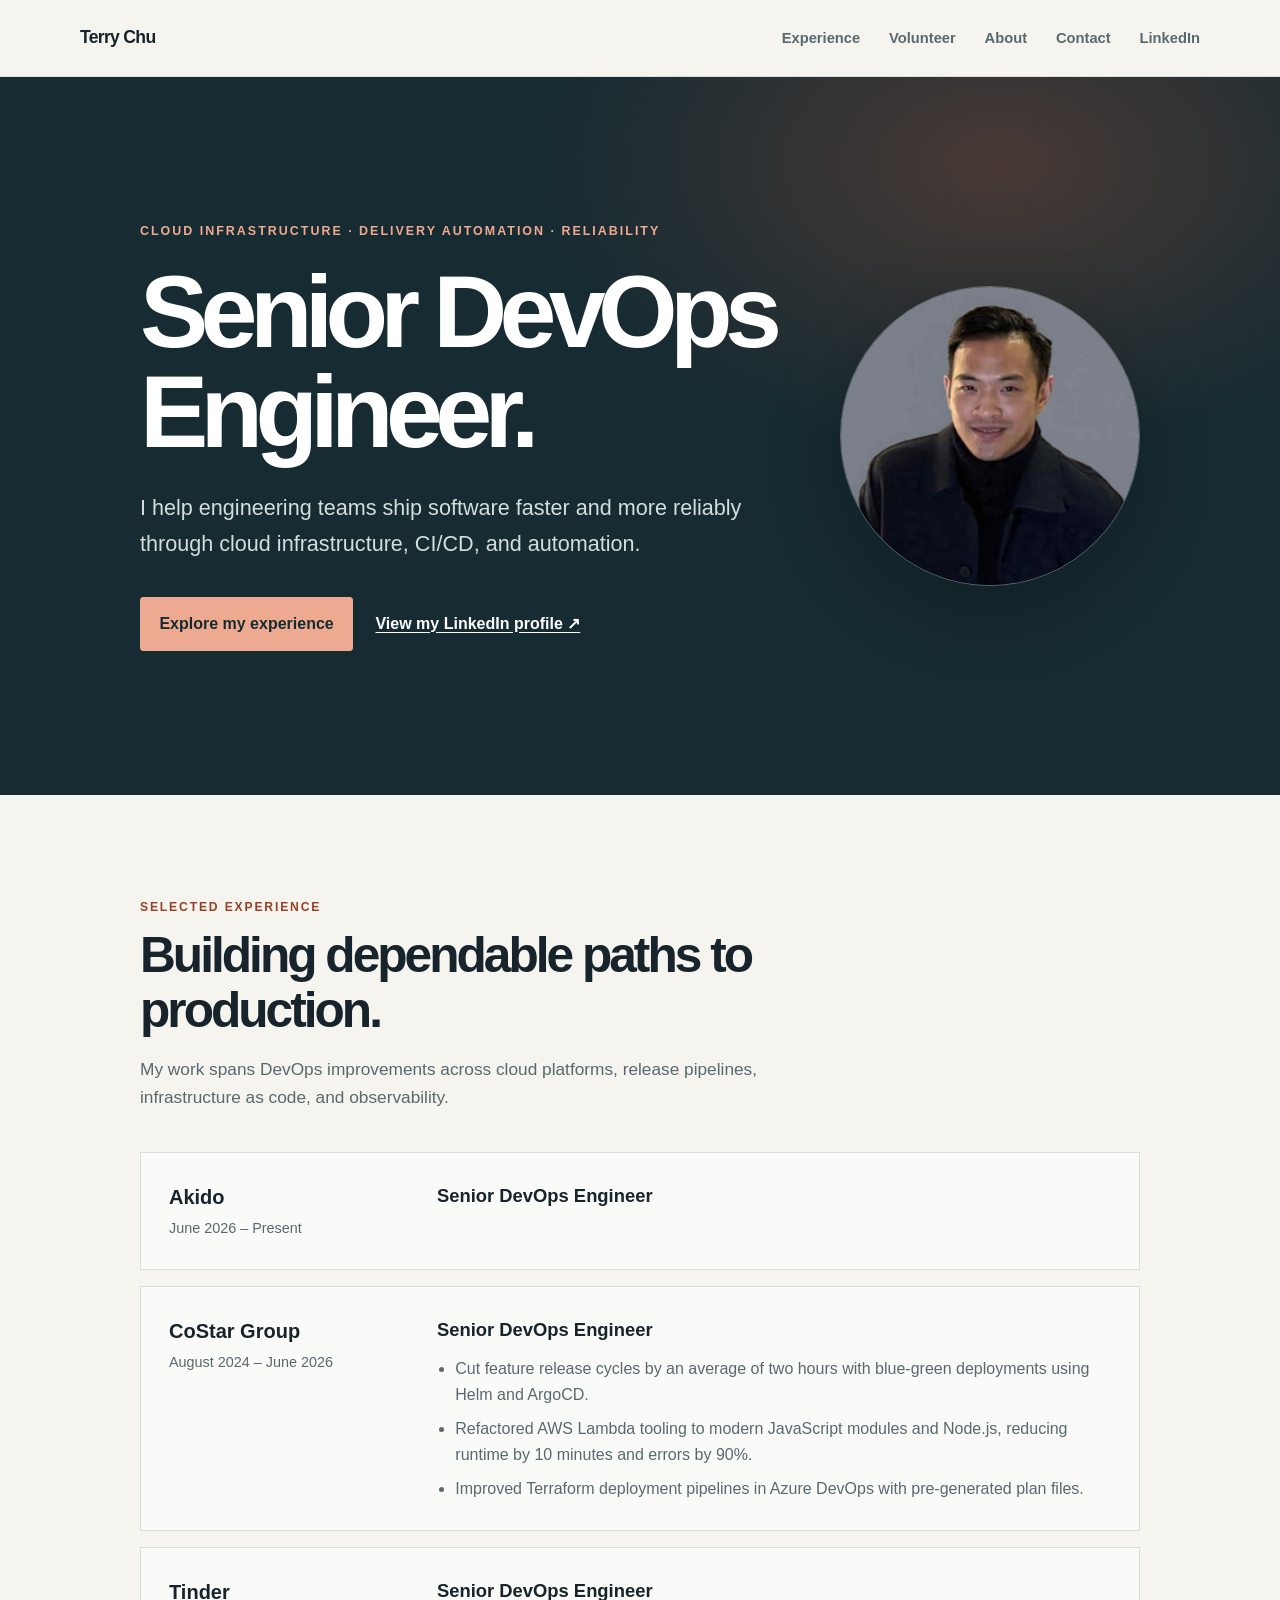
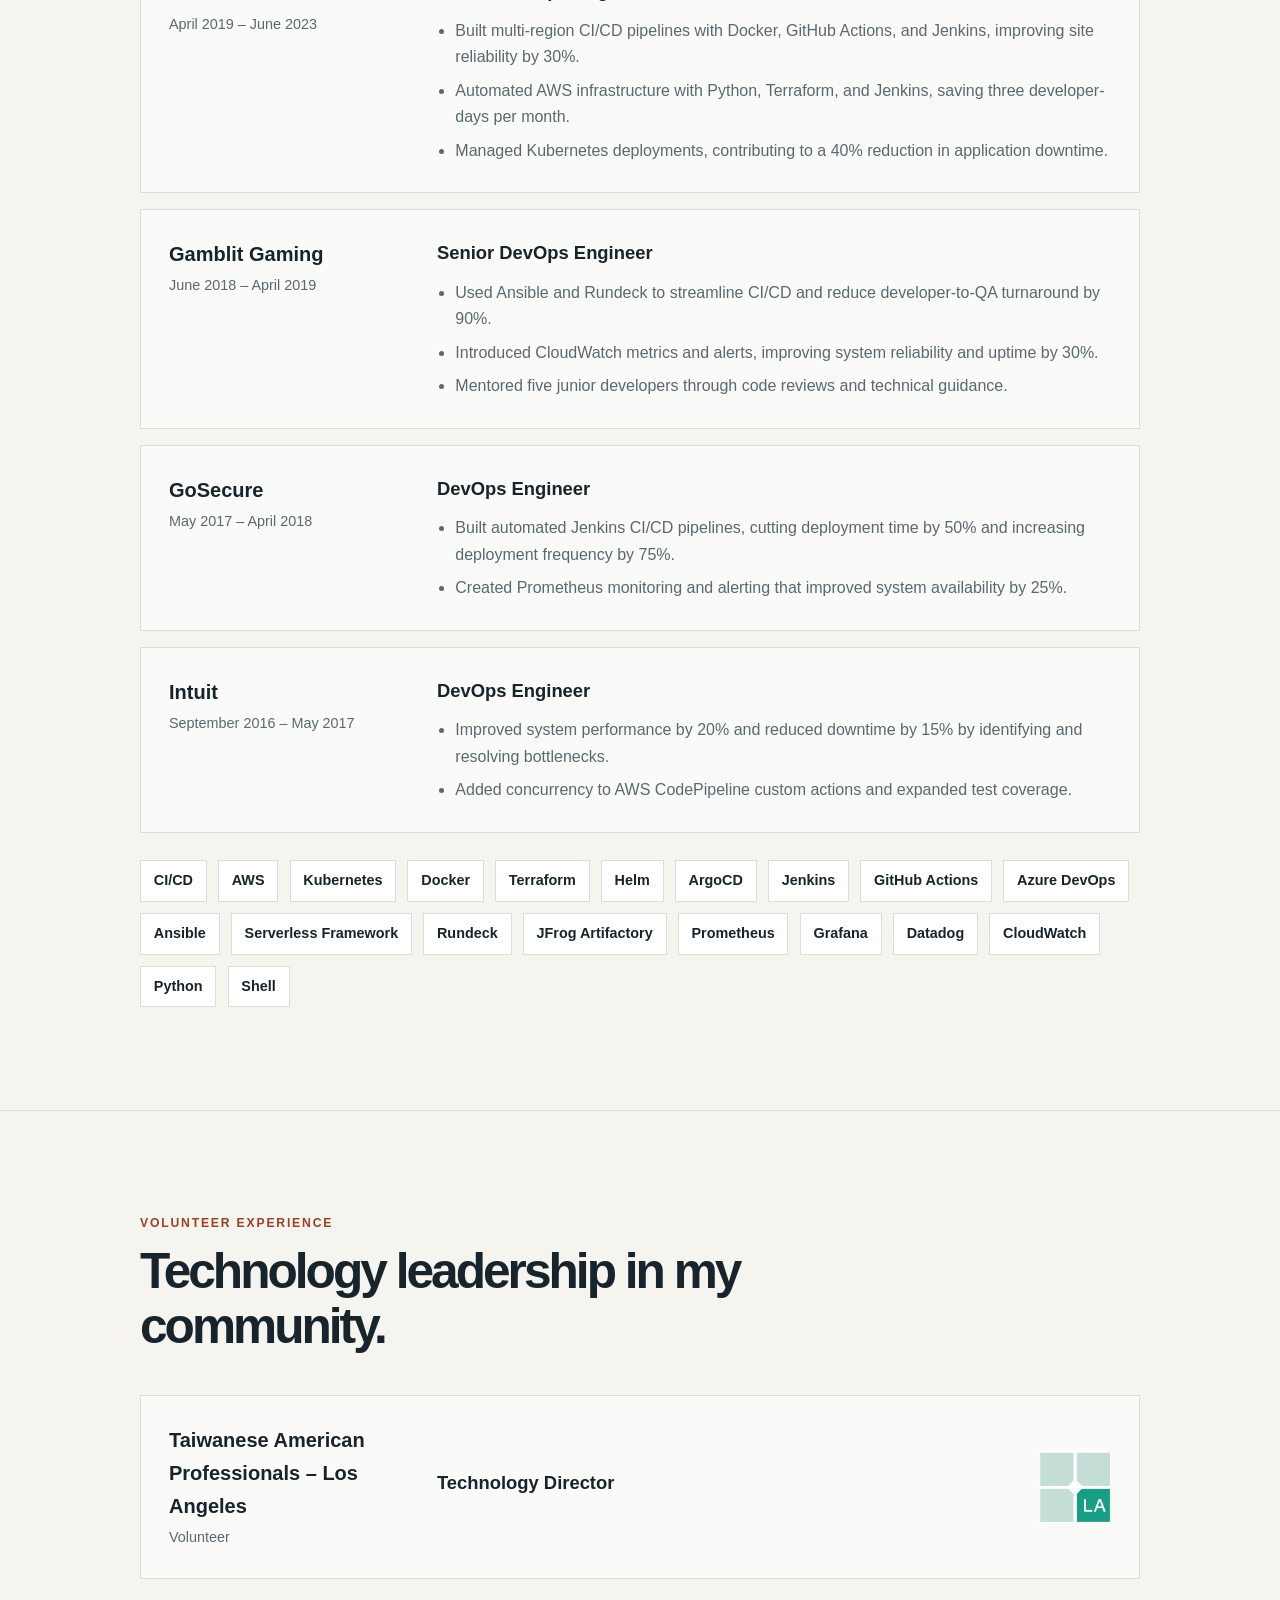
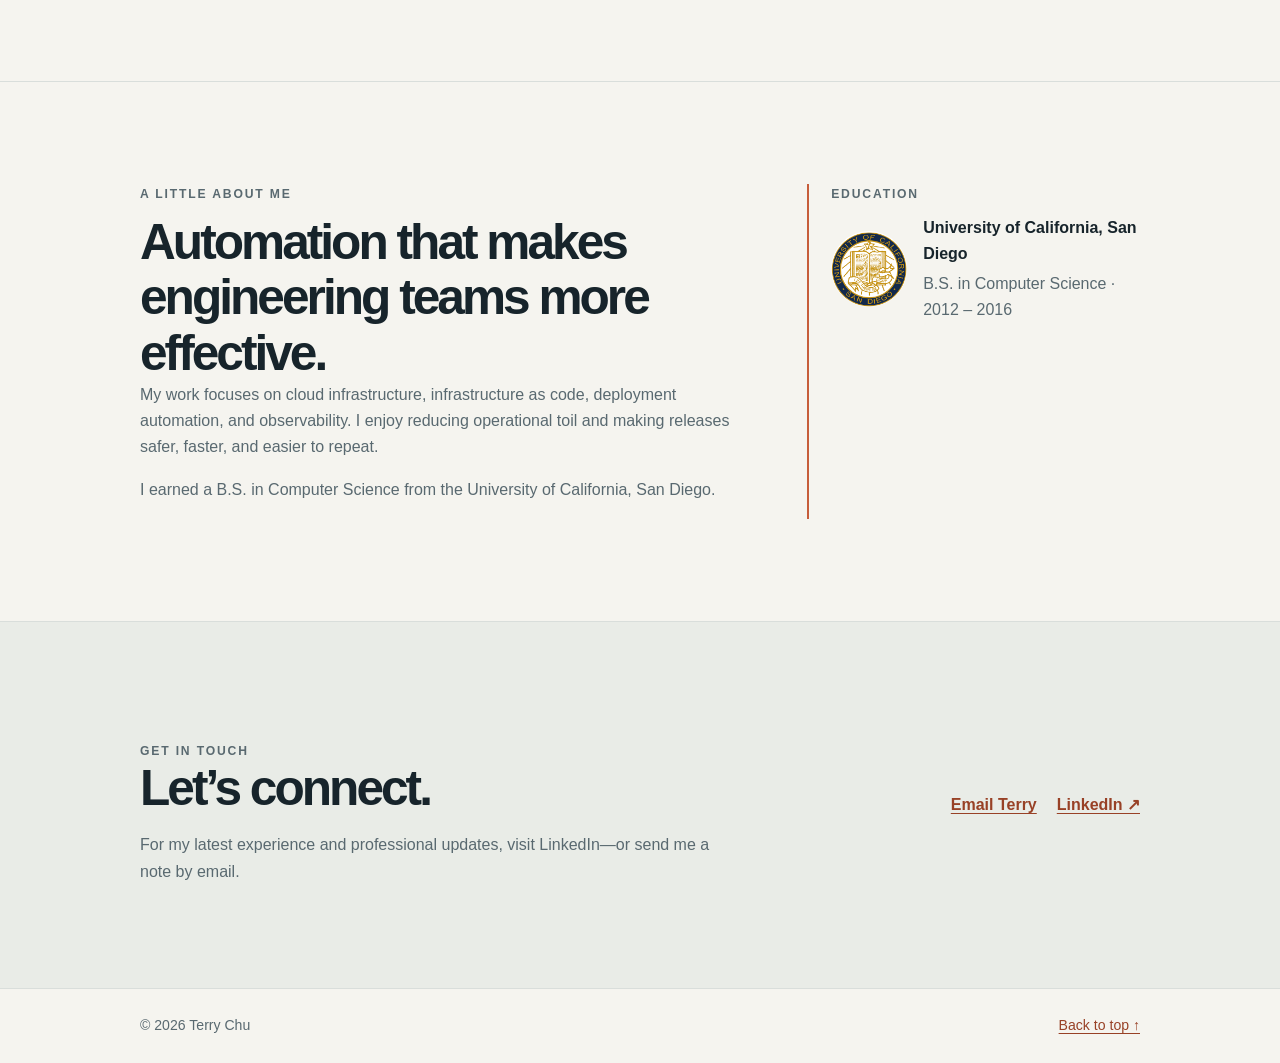
<file: index.html>
<!DOCTYPE html>
<html lang="en">
<head>
    <meta charset="utf-8">
    <meta name="viewport" content="width=device-width, initial-scale=1">
    <meta name="description" content="Terry Chu is a Senior DevOps Engineer specializing in cloud infrastructure, CI/CD, automation, and reliability.">
    <meta name="author" content="Terry Chu">
    <title>Terry Chu | Senior DevOps Engineer</title>
    <link href="css/portfolio.css" rel="stylesheet">
</head>
<body>
    <header class="site-header">
        <nav class="nav-wrap" aria-label="Main navigation">
            <a class="brand" href="#top">Terry Chu</a>
            <ul class="nav-links">
                <li><a href="#experience">Experience</a></li>
                <li><a href="#volunteer">Volunteer</a></li>
                <li><a href="#about">About</a></li>
                <li><a href="#contact">Contact</a></li>
                <li><a href="https://www.linkedin.com/in/terry-chu-535758a9" target="_blank" rel="noopener noreferrer">LinkedIn</a></li>
            </ul>
        </nav>
    </header>

    <main id="top">
        <section class="hero" aria-labelledby="intro-title">
            <div class="hero-inner">
                <div class="hero-content">
                    <p class="eyebrow">Cloud infrastructure · Delivery automation · Reliability</p>
                    <h1 id="intro-title">Senior DevOps Engineer.</h1>
                    <p class="hero-copy">I help engineering teams ship software faster and more reliably through cloud infrastructure, CI/CD, and automation.</p>
                    <div class="hero-actions">
                        <a class="button" href="#experience">Explore my experience</a>
                        <a class="hero-link" href="https://www.linkedin.com/in/terry-chu-535758a9" target="_blank" rel="noopener noreferrer">View my LinkedIn profile ↗</a>
                    </div>
                </div>
                <img class="hero-portrait" src="images/terry-chu.jpeg" alt="Terry Chu">
            </div>
        </section>

        <section class="section" id="experience" aria-labelledby="experience-title">
            <div class="content">
                <div class="section-heading">
                    <p class="section-kicker">Selected experience</p>
                    <h2 id="experience-title">Building dependable paths to production.</h2>
                    <p class="section-intro">My work spans DevOps improvements across cloud platforms, release pipelines, infrastructure as code, and observability.</p>
                </div>

                <div class="experience-list">
                    <article class="experience-card">
                        <div class="experience-meta">
                            <strong>Akido</strong>
                            June 2026 – Present
                        </div>
                        <div>
                            <h3>Senior DevOps Engineer</h3>
                        </div>
                    </article>
                    <article class="experience-card">
                        <div class="experience-meta">
                            <strong>CoStar Group</strong>
                            August 2024 – June 2026
                        </div>
                        <div>
                            <h3>Senior DevOps Engineer</h3>
                            <ul class="experience-highlights">
                                <li>Cut feature release cycles by an average of two hours with blue-green deployments using Helm and ArgoCD.</li>
                                <li>Refactored AWS Lambda tooling to modern JavaScript modules and Node.js, reducing runtime by 10 minutes and errors by 90%.</li>
                                <li>Improved Terraform deployment pipelines in Azure DevOps with pre-generated plan files.</li>
                            </ul>
                        </div>
                    </article>
                    <article class="experience-card">
                        <div class="experience-meta">
                            <strong>Tinder</strong>
                            April 2019 – June 2023
                        </div>
                        <div>
                            <h3>Senior DevOps Engineer</h3>
                            <ul class="experience-highlights">
                                <li>Built multi-region CI/CD pipelines with Docker, GitHub Actions, and Jenkins, improving site reliability by 30%.</li>
                                <li>Automated AWS infrastructure with Python, Terraform, and Jenkins, saving three developer-days per month.</li>
                                <li>Managed Kubernetes deployments, contributing to a 40% reduction in application downtime.</li>
                            </ul>
                        </div>
                    </article>
                    <article class="experience-card">
                        <div class="experience-meta">
                            <strong>Gamblit Gaming</strong>
                            June 2018 – April 2019
                        </div>
                        <div>
                            <h3>Senior DevOps Engineer</h3>
                            <ul class="experience-highlights">
                                <li>Used Ansible and Rundeck to streamline CI/CD and reduce developer-to-QA turnaround by 90%.</li>
                                <li>Introduced CloudWatch metrics and alerts, improving system reliability and uptime by 30%.</li>
                                <li>Mentored five junior developers through code reviews and technical guidance.</li>
                            </ul>
                        </div>
                    </article>
                    <article class="experience-card">
                        <div class="experience-meta">
                            <strong>GoSecure</strong>
                            May 2017 – April 2018
                        </div>
                        <div>
                            <h3>DevOps Engineer</h3>
                            <ul class="experience-highlights">
                                <li>Built automated Jenkins CI/CD pipelines, cutting deployment time by 50% and increasing deployment frequency by 75%.</li>
                                <li>Created Prometheus monitoring and alerting that improved system availability by 25%.</li>
                            </ul>
                        </div>
                    </article>
                    <article class="experience-card">
                        <div class="experience-meta">
                            <strong>Intuit</strong>
                            September 2016 – May 2017
                        </div>
                        <div>
                            <h3>DevOps Engineer</h3>
                            <ul class="experience-highlights">
                                <li>Improved system performance by 20% and reduced downtime by 15% by identifying and resolving bottlenecks.</li>
                                <li>Added concurrency to AWS CodePipeline custom actions and expanded test coverage.</li>
                            </ul>
                        </div>
                    </article>
                </div>

                <ul class="skills" aria-label="Technology and areas of experience">
                    <li>CI/CD</li>
                    <li>AWS</li>
                    <li>Kubernetes</li>
                    <li>Docker</li>
                    <li>Terraform</li>
                    <li>Helm</li>
                    <li>ArgoCD</li>
                    <li>Jenkins</li>
                    <li>GitHub Actions</li>
                    <li>Azure DevOps</li>
                    <li>Ansible</li>
                    <li>Serverless Framework</li>
                    <li>Rundeck</li>
                    <li>JFrog Artifactory</li>
                    <li>Prometheus</li>
                    <li>Grafana</li>
                    <li>Datadog</li>
                    <li>CloudWatch</li>
                    <li>Python</li>
                    <li>Shell</li>
                </ul>
            </div>
        </section>

        <section class="section" id="volunteer" aria-labelledby="volunteer-title">
            <div class="content">
                <div class="section-heading">
                    <p class="section-kicker">Volunteer experience</p>
                    <h2 id="volunteer-title">Technology leadership in my community.</h2>
                </div>
                <div class="experience-list">
                    <article class="experience-card">
                        <div class="experience-meta">
                            <strong>Taiwanese American Professionals – Los Angeles</strong>
                            Volunteer
                        </div>
                        <div class="volunteer-details">
                            <h3>Technology Director</h3>
                            <a class="volunteer-logo-link" href="https://tapla.org/" aria-label="Taiwanese American Professionals Los Angeles website">
                                <img class="volunteer-logo" src="images/tap-la.png" alt="">
                            </a>
                        </div>
                    </article>
                </div>
            </div>
        </section>

        <section class="section" id="about" aria-labelledby="about-title">
            <div class="content about-grid">
                <div>
                    <p class="section-kicker">A little about me</p>
                    <h2 id="about-title">Automation that makes engineering teams more effective.</h2>
                    <p>My work focuses on cloud infrastructure, infrastructure as code, deployment automation, and observability. I enjoy reducing operational toil and making releases safer, faster, and easier to repeat.</p>
                    <p>I earned a B.S. in Computer Science from the University of California, San Diego.</p>
                </div>
                <div class="education">
                    <p class="section-kicker">Education</p>
                    <div class="education-details">
                        <img class="education-logo" src="images/ucsd.png" alt="University of California San Diego seal">
                        <div>
                            <strong>University of California, San Diego</strong>
                            <span>B.S. in Computer Science · 2012 – 2016</span>
                        </div>
                    </div>
                </div>
            </div>
        </section>

        <section class="section contact-section" id="contact" aria-labelledby="contact-title">
            <div class="content contact-row">
                <div>
                    <p class="section-kicker">Get in touch</p>
                    <h2 id="contact-title">Let’s connect.</h2>
                    <p>For my latest experience and professional updates, visit LinkedIn—or send me a note by email.</p>
                </div>
                <div class="contact-links">
                    <a href="mailto:terrychu2002@gmail.com">Email Terry</a>
                    <a href="https://www.linkedin.com/in/terry-chu-535758a9" target="_blank" rel="noopener noreferrer">LinkedIn ↗</a>
                </div>
            </div>
        </section>
    </main>

    <footer class="site-footer">
        <div class="footer-inner">
            <span>© 2026 Terry Chu</span>
            <a href="#top">Back to top ↑</a>
        </div>
    </footer>
</body>
</html>
</file>
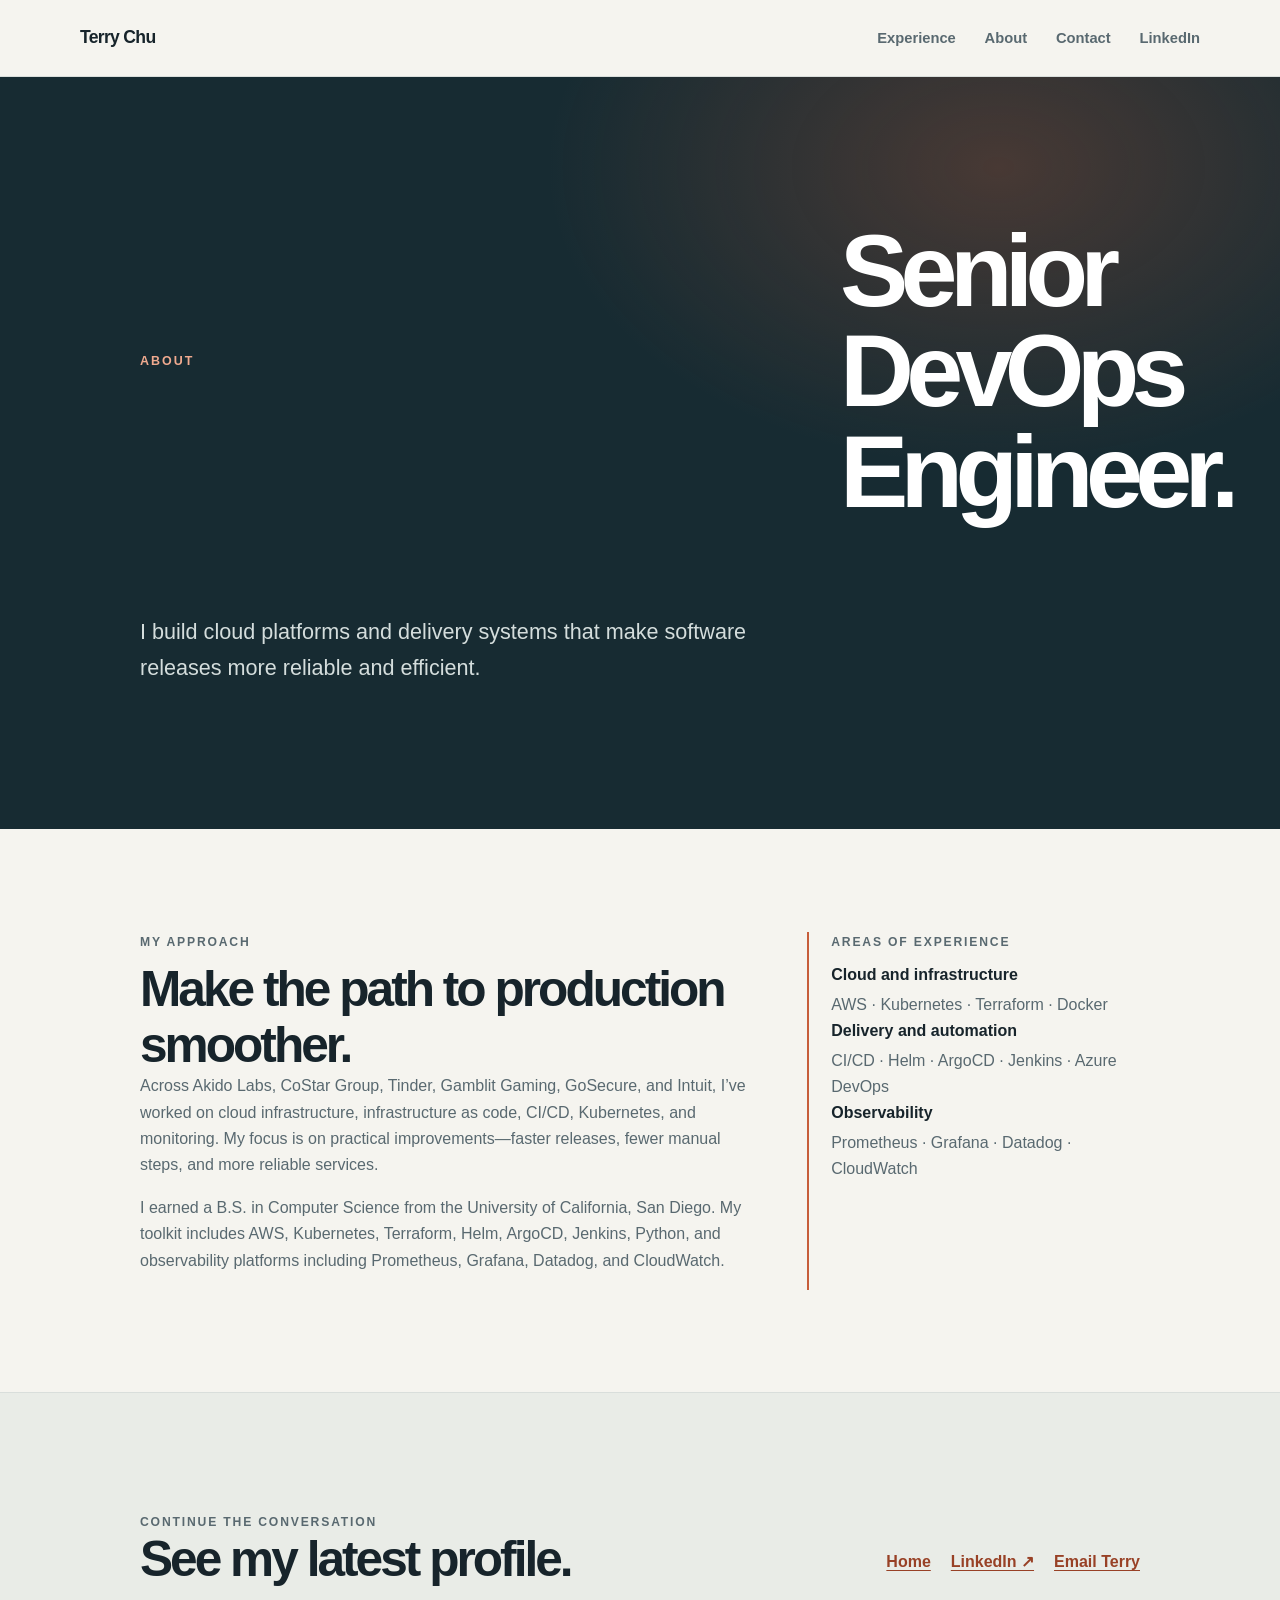
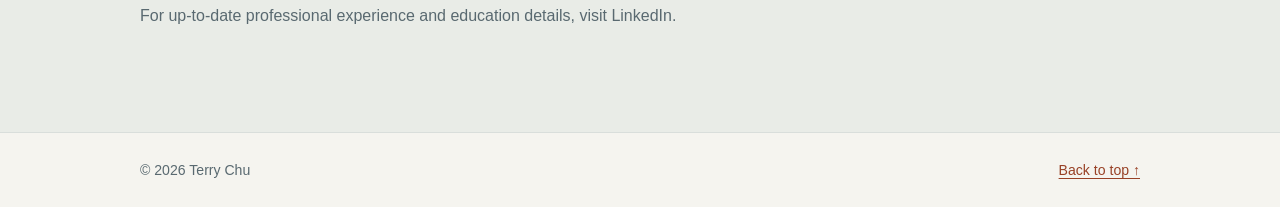
<file: about.html>
<!DOCTYPE html>
<html lang="en">
<head>
    <meta charset="utf-8">
    <meta name="viewport" content="width=device-width, initial-scale=1">
    <meta name="description" content="Learn about Terry Chu's Senior DevOps engineering experience across cloud infrastructure, CI/CD, and reliability.">
    <meta name="author" content="Terry Chu">
    <title>About Terry Chu | Senior DevOps Engineer</title>
    <link href="css/portfolio.css" rel="stylesheet">
</head>
<body>
    <header class="site-header">
        <nav class="nav-wrap" aria-label="Main navigation">
            <a class="brand" href="index.html">Terry Chu</a>
            <ul class="nav-links">
                <li><a href="index.html#experience">Experience</a></li>
                <li><a href="#about">About</a></li>
                <li><a href="index.html#contact">Contact</a></li>
                <li><a href="https://www.linkedin.com/in/terry-chu-535758a9" target="_blank" rel="noopener noreferrer">LinkedIn</a></li>
            </ul>
        </nav>
    </header>

    <main id="about">
        <section class="hero" aria-labelledby="about-title">
            <div class="hero-inner">
                <p class="eyebrow">About</p>
                <h1 id="about-title">Senior DevOps Engineer.</h1>
                <p class="hero-copy">I build cloud platforms and delivery systems that make software releases more reliable and efficient.</p>
            </div>
        </section>

        <section class="section">
            <div class="content about-grid">
                <div>
                    <p class="section-kicker">My approach</p>
                    <h2>Make the path to production smoother.</h2>
                    <p>Across Akido Labs, CoStar Group, Tinder, Gamblit Gaming, GoSecure, and Intuit, I’ve worked on cloud infrastructure, infrastructure as code, CI/CD, Kubernetes, and monitoring. My focus is on practical improvements—faster releases, fewer manual steps, and more reliable services.</p>
                    <p>I earned a B.S. in Computer Science from the University of California, San Diego. My toolkit includes AWS, Kubernetes, Terraform, Helm, ArgoCD, Jenkins, Python, and observability platforms including Prometheus, Grafana, Datadog, and CloudWatch.</p>
                </div>
                <div class="education">
                    <p class="section-kicker">Areas of experience</p>
                    <strong>Cloud and infrastructure</strong>
                    <span>AWS · Kubernetes · Terraform · Docker</span>
                    <strong>Delivery and automation</strong>
                    <span>CI/CD · Helm · ArgoCD · Jenkins · Azure DevOps</span>
                    <strong>Observability</strong>
                    <span>Prometheus · Grafana · Datadog · CloudWatch</span>
                </div>
            </div>
        </section>

        <section class="section contact-section">
            <div class="content contact-row">
                <div>
                    <p class="section-kicker">Continue the conversation</p>
                    <h2>See my latest profile.</h2>
                    <p>For up-to-date professional experience and education details, visit LinkedIn.</p>
                </div>
                <div class="contact-links">
                    <a href="index.html">Home</a>
                    <a href="https://www.linkedin.com/in/terry-chu-535758a9" target="_blank" rel="noopener noreferrer">LinkedIn ↗</a>
                    <a href="mailto:terrychu2002@gmail.com">Email Terry</a>
                </div>
            </div>
        </section>
    </main>

    <footer class="site-footer">
        <div class="footer-inner">
            <span>© 2026 Terry Chu</span>
            <a href="#about">Back to top ↑</a>
        </div>
    </footer>
</body>
</html>
</file>
<file: css/portfolio.css>
:root {
    color-scheme: light;
    --ink: #17242b;
    --muted: #596970;
    --paper: #f5f4ef;
    --white: #fff;
    --accent: #c65d3a;
    --accent-dark: #984126;
    --line: #d9dedb;
    --night: #172b32;
}

* {
    box-sizing: border-box;
}

html {
    scroll-behavior: smooth;
}

body {
    margin: 0;
    background: var(--paper);
    color: var(--ink);
    font-family: -apple-system, BlinkMacSystemFont, "Segoe UI", sans-serif;
    font-size: 16px;
    line-height: 1.65;
}

a {
    color: var(--accent-dark);
    text-underline-offset: 0.2em;
}

a:hover,
a:focus {
    color: var(--accent);
}

.site-header {
    position: relative;
    z-index: 1;
    background: var(--paper);
    border-bottom: 1px solid var(--line);
}

.nav-wrap {
    display: flex;
    align-items: center;
    justify-content: space-between;
    gap: 2rem;
    width: min(1120px, calc(100% - 3rem));
    min-height: 76px;
    margin: 0 auto;
}

.brand {
    color: var(--ink);
    font-size: 1.1rem;
    font-weight: 750;
    letter-spacing: -0.04em;
    text-decoration: none;
}

.nav-links {
    display: flex;
    align-items: center;
    gap: 1.8rem;
    margin: 0;
    padding: 0;
    list-style: none;
}

.nav-links a {
    color: var(--muted);
    font-size: 0.92rem;
    font-weight: 600;
    text-decoration: none;
}

.nav-links a:hover,
.nav-links a:focus {
    color: var(--ink);
}

.hero {
    overflow: hidden;
    padding: clamp(5rem, 12vw, 9rem) 0;
    background:
        radial-gradient(ellipse at 78% 12%, rgba(198, 93, 58, 0.28), transparent 32%),
        var(--night);
    color: var(--white);
}

.hero-inner,
.content,
.footer-inner {
    width: min(1000px, calc(100% - 3rem));
    margin: 0 auto;
}

.hero-inner {
    display: grid;
    grid-template-columns: minmax(0, 1fr) minmax(220px, 300px);
    align-items: center;
    gap: clamp(2rem, 6vw, 4rem);
}

.hero-content {
    min-width: 0;
}

.hero-portrait {
    display: block;
    width: 100%;
    aspect-ratio: 1;
    border: 1px solid rgba(255, 255, 255, 0.28);
    border-radius: 50%;
    object-fit: cover;
    box-shadow: 0 24px 70px rgba(0, 0, 0, 0.25);
}

.eyebrow {
    margin: 0 0 1.25rem;
    color: #f0aa8f;
    font-size: 0.78rem;
    font-weight: 750;
    letter-spacing: 0.16em;
    text-transform: uppercase;
}

.hero h1 {
    max-width: 850px;
    margin: 0;
    font-size: clamp(3rem, 8vw, 6.6rem);
    font-weight: 720;
    letter-spacing: -0.075em;
    line-height: 0.98;
}

.hero-copy {
    max-width: 670px;
    margin: 1.75rem 0 0;
    color: #d4dddc;
    font-size: clamp(1.1rem, 2.2vw, 1.35rem);
}

.hero-actions {
    display: flex;
    flex-wrap: wrap;
    align-items: center;
    gap: 1.4rem;
    margin-top: 2.2rem;
}

.button {
    display: inline-block;
    padding: 0.8rem 1.15rem;
    border: 1px solid #edaa90;
    border-radius: 3px;
    background: #edaa90;
    color: var(--night);
    font-weight: 700;
    text-decoration: none;
}

.button:hover,
.button:focus {
    border-color: var(--white);
    background: var(--white);
    color: var(--night);
}

.hero-link {
    color: var(--white);
    font-weight: 650;
}

.hero-link:hover,
.hero-link:focus {
    color: #f0aa8f;
}

.section {
    padding: clamp(4rem, 8vw, 6.5rem) 0;
    border-bottom: 1px solid var(--line);
}

.section-heading {
    max-width: 690px;
    margin-bottom: 2.5rem;
}

.section-kicker {
    margin: 0 0 0.65rem;
    color: var(--accent-dark);
    font-size: 0.76rem;
    font-weight: 750;
    letter-spacing: 0.15em;
    text-transform: uppercase;
}

.section h2 {
    margin: 0;
    font-size: clamp(2rem, 4vw, 3.1rem);
    font-weight: 700;
    letter-spacing: -0.06em;
    line-height: 1.12;
}

.section-intro {
    max-width: 680px;
    margin: 1rem 0 0;
    color: var(--muted);
    font-size: 1.08rem;
}

.experience-list {
    display: grid;
    gap: 1rem;
}

.experience-card {
    display: grid;
    grid-template-columns: minmax(150px, 0.7fr) 2fr;
    gap: 2rem;
    padding: 1.75rem;
    border: 1px solid var(--line);
    background: rgba(255, 255, 255, 0.58);
}

.experience-meta {
    color: var(--muted);
    font-size: 0.9rem;
}

.experience-meta strong {
    display: block;
    margin-bottom: 0.2rem;
    color: var(--ink);
    font-size: 1.25rem;
}

.experience-card h3 {
    margin: 0 0 0.45rem;
    font-size: 1.15rem;
}

.volunteer-details {
    display: flex;
    align-items: center;
    justify-content: space-between;
    gap: 1rem;
}

.volunteer-logo {
    display: block;
    width: 72px;
    height: 72px;
    flex: 0 0 auto;
    object-fit: contain;
}

.experience-card p {
    margin: 0;
    color: var(--muted);
}

.experience-highlights {
    display: grid;
    gap: 0.45rem;
    margin: 0.7rem 0 0;
    padding-left: 1.15rem;
    color: var(--muted);
}

.skills {
    display: flex;
    flex-wrap: wrap;
    gap: 0.7rem;
    margin: 1.7rem 0 0;
    padding: 0;
    list-style: none;
}

.skills li {
    padding: 0.5rem 0.8rem;
    border: 1px solid var(--line);
    background: var(--white);
    color: var(--ink);
    font-size: 0.9rem;
    font-weight: 600;
}

.about-grid {
    display: grid;
    grid-template-columns: 1.3fr 0.7fr;
    gap: 3rem;
}

.about-grid p {
    margin-top: 0;
    color: var(--muted);
}

.education {
    padding-left: 1.4rem;
    border-left: 2px solid var(--accent);
}

.education-details {
    display: flex;
    align-items: center;
    gap: 1rem;
}

.education-logo {
    display: block;
    width: 76px;
    height: 76px;
    flex: 0 0 auto;
    border-radius: 50%;
    object-fit: contain;
}

.education strong,
.education span {
    display: block;
}

.education span {
    margin-top: 0.2rem;
    color: var(--muted);
}

.contact-section {
    background: #e9ece7;
}

.contact-row {
    display: flex;
    flex-wrap: wrap;
    align-items: center;
    justify-content: space-between;
    gap: 1.5rem;
}

.contact-row p {
    max-width: 570px;
    margin: 1rem 0 0;
    color: var(--muted);
}

.contact-links {
    display: flex;
    flex-wrap: wrap;
    gap: 1.25rem;
    font-weight: 650;
}

.site-footer {
    padding: 1.6rem 0;
    color: var(--muted);
    font-size: 0.88rem;
}

.footer-inner {
    display: flex;
    justify-content: space-between;
    gap: 1rem;
}

@media (max-width: 700px) {
    .hero-inner {
        grid-template-columns: 1fr;
        gap: 2.5rem;
    }

    .hero-portrait {
        width: min(100%, 260px);
        justify-self: center;
    }

    .nav-wrap {
        align-items: flex-start;
        flex-direction: column;
        justify-content: center;
        gap: 0.5rem;
        padding: 1rem 0;
    }

    .nav-links {
        flex-wrap: wrap;
        gap: 0.4rem 1.2rem;
    }

    .experience-card,
    .about-grid {
        grid-template-columns: 1fr;
        gap: 1rem;
    }

    .experience-card {
        padding: 1.3rem;
    }

    .footer-inner {
        flex-direction: column;
    }
}

@media (prefers-reduced-motion: reduce) {
    html {
        scroll-behavior: auto;
    }
}
</file>
